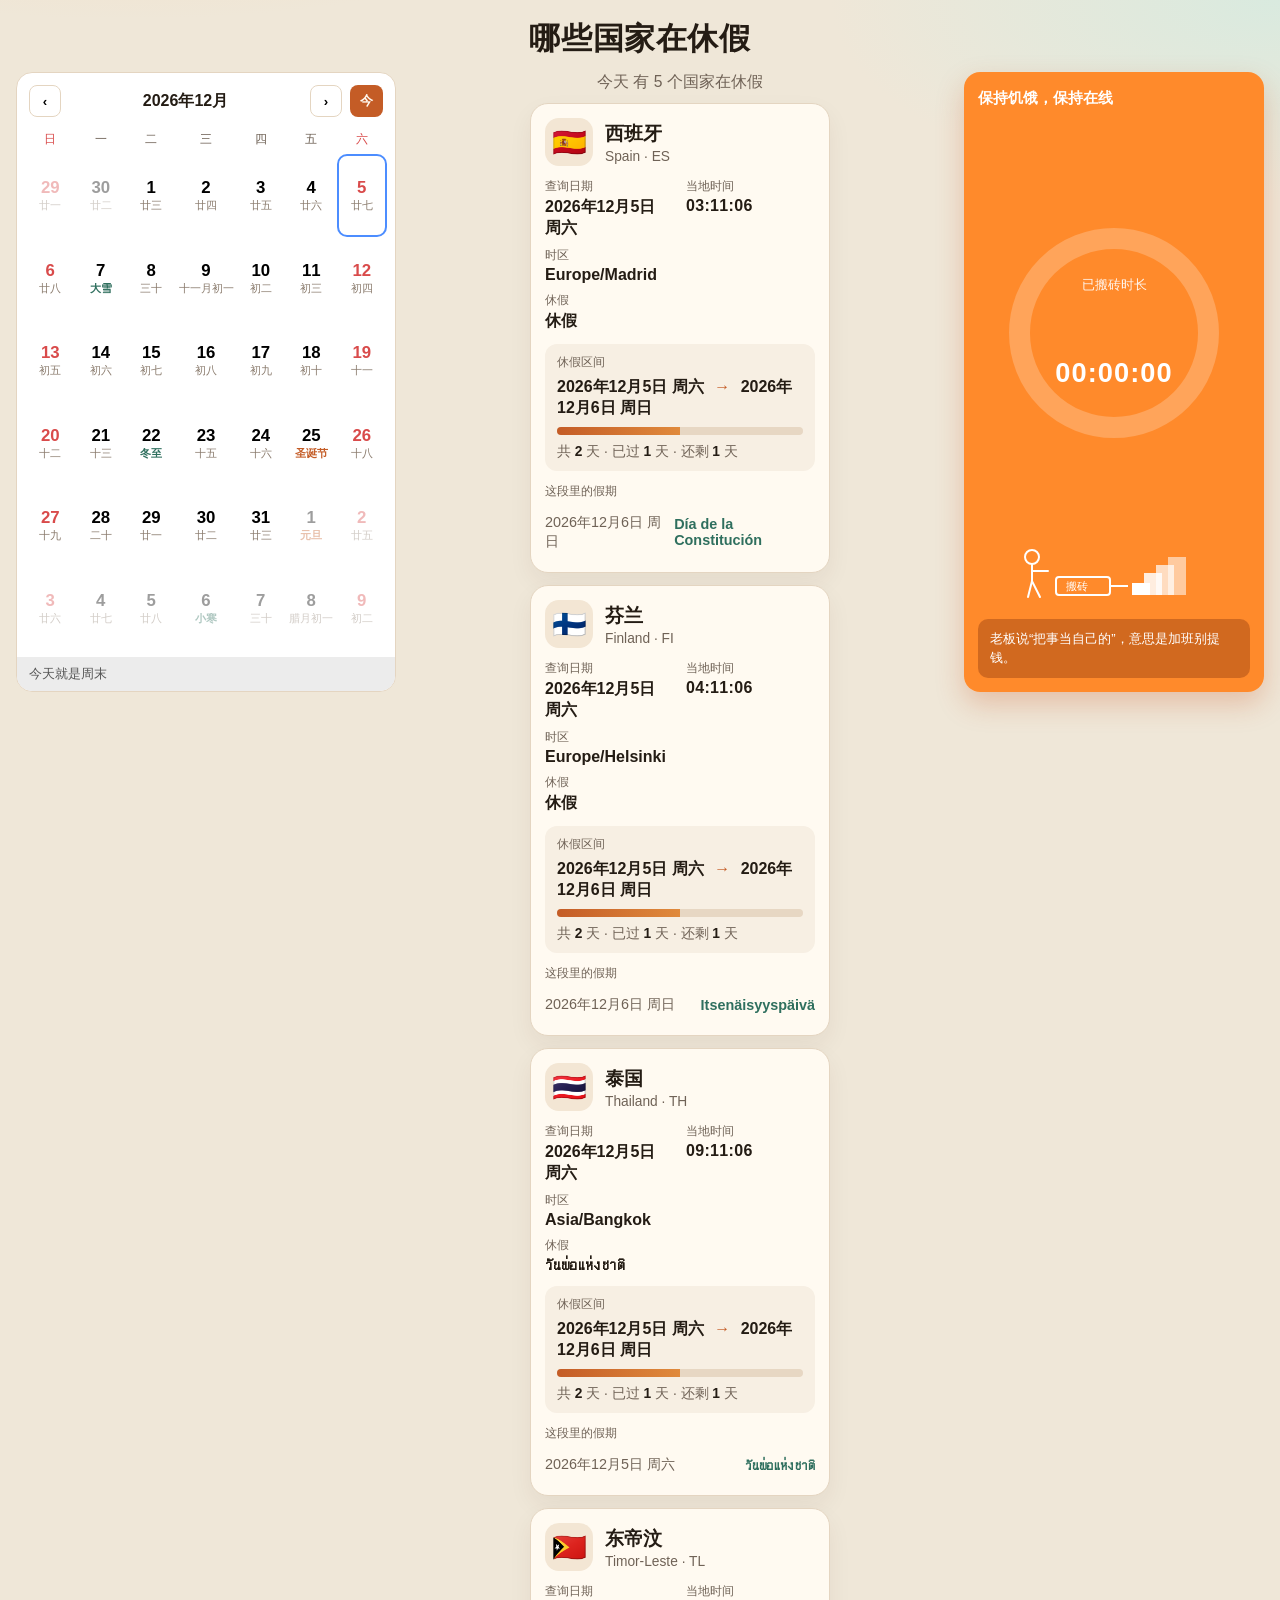
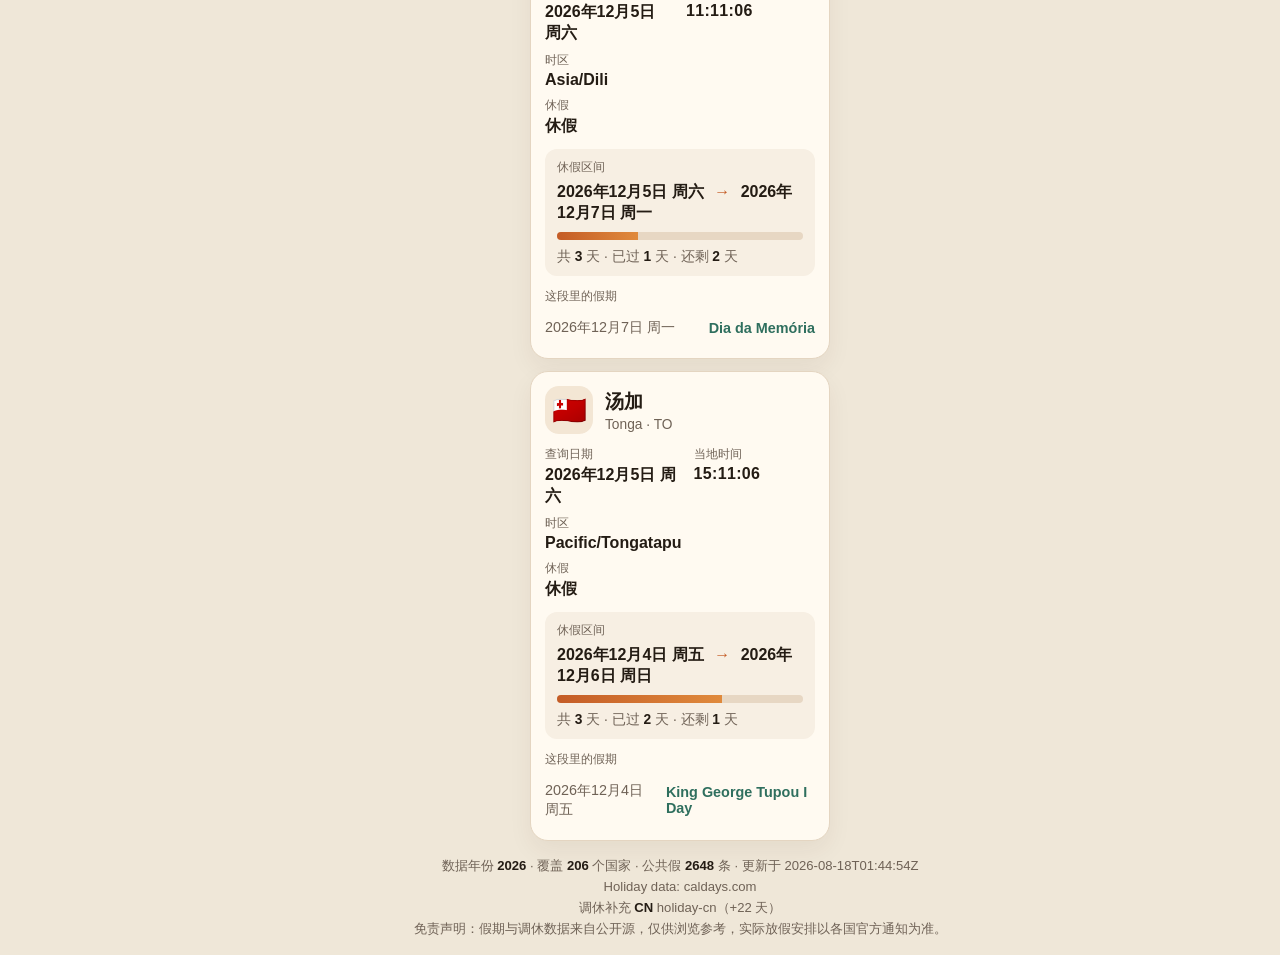
<file: web/index.html>
<!doctype html>
<html lang="zh-CN">
  <head>
    <meta charset="utf-8" />
    <meta name="viewport" content="width=device-width, initial-scale=1" />
    <title>今天谁在休假 · 砖历</title>
    <style>
      :root {
        --bg: #efe7d8;
        --ink: #241c14;
        --muted: #6f6256;
        --paper: #fffaf1;
        --line: #e4d5c1;
        --accent: #c45c26;
        --accent-2: #2f6f5e;
        --cal-w: 380px;
        --cal-h: 620px;
        --work-w: 300px;
        --work-h: 620px;
        --side-gap: 16px;
        --side-top: 72px;
        --card-w: 300px;
        --card-h: 360px;
        --card-gap: 12px;
        --weekend: #d94b4b;
      }
      * { box-sizing: border-box; }
      html, body { min-height: 100%; }
      body {
        margin: 0;
        color: var(--ink);
        font-family: "Segoe UI", "PingFang SC", "Microsoft YaHei", sans-serif;
        background:
          radial-gradient(1200px 500px at 10% -10%, #f7d9b8 0%, transparent 55%),
          radial-gradient(900px 400px at 100% 0%, #d9eadf 0%, transparent 50%),
          var(--bg);
      }
      .page {
        min-height: 100vh;
        display: flex;
        flex-direction: column;
      }
      .hero {
        flex: 0 0 auto;
        padding: 18px 20px 12px;
        text-align: center;
      }
      h1 { margin: 0; font-size: clamp(1.5rem, 2.4vw, 2.1rem); letter-spacing: 0.02em; }
      #status, #meta { color: var(--muted); }
      #status { margin: 0 0 10px; font-size: 0.98rem; text-align: center; }
      .board {
        flex: 1 1 auto;
        width: 100%;
        padding: 0 calc(var(--side-gap) + var(--work-w) + 14px) 0 calc(var(--side-gap) + var(--cal-w) + 14px);
      }
      .col-cal,
      .col-work {
        position: fixed;
        top: var(--side-top);
        z-index: 3;
        display: flex;
        flex-direction: column;
      }
      .col-cal {
        left: var(--side-gap);
        width: var(--cal-w);
        height: var(--cal-h);
      }
      .col-work {
        right: var(--side-gap);
        width: var(--work-w);
        height: var(--work-h);
      }
      .col-list {
        min-width: 0;
        width: 100%;
        display: flex;
        flex-direction: column;
        align-items: center;
      }
      #status {
        width: var(--list-w, 100%);
      }
      #list {
        width: var(--list-w, 100%);
        margin: 0 auto;
        display: grid;
        grid-template-columns: repeat(auto-fill, var(--card-w));
        grid-auto-rows: minmax(var(--card-h), auto);
        gap: var(--card-gap);
        align-content: start;
        justify-content: center;
      }
      .cal-panel {
        flex: 1;
        min-height: 0;
        background: #fff;
        border-radius: 16px;
        border: 1px solid var(--line);
        display: flex;
        flex-direction: column;
        overflow: hidden;
      }
      .cal-head {
        display: flex;
        align-items: center;
        gap: 8px;
        padding: 12px 12px 8px;
      }
      .cal-head button {
        border: 1px solid var(--line);
        background: #fff;
        width: 32px;
        height: 32px;
        border-radius: 8px;
        cursor: pointer;
        font-weight: 700;
      }
      .cal-title { flex: 1; text-align: center; font-weight: 750; }
      .cal-today {
        border: 0 !important;
        background: var(--accent) !important;
        color: #fffaf1;
        width: auto !important;
        padding: 0 10px;
        border-radius: 8px;
      }
      .cal-grid {
        flex: 1;
        display: grid;
        grid-template-columns: repeat(7, 1fr);
        grid-template-rows: auto repeat(6, 1fr);
        padding: 0 8px 8px;
        min-height: 0;
      }
      .cal-dow {
        text-align: center;
        font-size: 0.78rem;
        color: var(--muted);
        padding: 6px 0;
      }
      .cal-dow.wk { color: var(--weekend); }
      .cal-cell {
        border: 0;
        background: transparent;
        border-radius: 10px;
        padding: 4px 2px;
        cursor: pointer;
        min-height: 0;
        display: flex;
        flex-direction: column;
        align-items: center;
        justify-content: center;
        gap: 2px;
      }
      .cal-cell .n { font-size: 1.05rem; font-weight: 650; }
      .cal-cell .sub {
        font-size: 0.68rem;
        color: var(--muted);
        line-height: 1.1;
        max-width: 100%;
        overflow: hidden;
        text-overflow: ellipsis;
        white-space: nowrap;
      }
      .cal-cell.out { opacity: 0.38; }
      .cal-cell.wk .n, .cal-cell.wk .sub { color: var(--weekend); }
      .cal-cell.fest .sub { color: var(--accent); font-weight: 700; }
      .cal-cell.term .sub { color: var(--accent-2); font-weight: 700; }
      .cal-cell.lunar .sub { color: #8a7b6d; }
      .cal-cell.selected {
        box-shadow: inset 0 0 0 2px #4c8dff;
      }
      .cal-foot {
        background: #ececec;
        color: #555;
        font-size: 0.82rem;
        padding: 8px 12px;
      }
      .work-panel {
        --work-top: #ff8a2b;
        --work-mid: #ff6a1f;
        --work-bottom: #f04d18;
        flex: 1;
        min-height: 0;
        border-radius: 16px;
        background: linear-gradient(
          180deg,
          var(--work-top) 0%,
          var(--work-mid) 42%,
          var(--work-bottom) 100%
        );
        color: #fff;
        padding: 16px 14px 14px;
        display: flex;
        flex-direction: column;
        box-shadow: 0 12px 28px rgba(200, 70, 20, 0.25);
        transition: background 0.8s ease;
      }
      .work-slogan {
        margin: 0;
        font-size: 0.92rem;
        font-weight: 700;
        line-height: 1.45;
        min-height: 2.7em;
      }
      .work-slogan.swap {
        animation: quote-swap 0.45s ease;
      }
      .work-ring-wrap {
        flex: 1;
        display: grid;
        place-items: center;
        min-height: 160px;
      }
      .work-overtime {
        --over-pct: 0%;
        position: relative;
        width: 246px;
        height: 246px;
        display: grid;
        place-items: center;
        background: transparent;
      }
      .work-over-svg,
      .work-ring-svg {
        position: absolute;
        inset: 0;
        width: 100%;
        height: 100%;
        overflow: visible;
        pointer-events: none;
        shape-rendering: geometricPrecision;
      }
      .work-over-track,
      .work-over-progress {
        fill: none;
        stroke-width: 18;
        stroke-linecap: butt;
      }
      .work-over-track { stroke: transparent; }
      .work-overtime.on .work-over-track { stroke: rgba(40, 6, 4, 0.32); }
      .work-over-progress { stroke: #8a120c; }
      .work-ring {
        --work-core-top: #ff7a24;
        --work-core-bottom: #ff5c16;
        position: relative;
        width: 210px;
        height: 210px;
        display: grid;
        place-items: center;
        background: transparent;
      }
      .work-ring-track,
      .work-ring-progress {
        fill: none;
        stroke-width: 21;
        stroke-linecap: butt;
      }
      .work-ring-track { stroke: rgba(255,255,255,0.22); }
      .work-ring-progress { stroke: #fff; }
      .work-ring-core {
        width: 168px;
        height: 168px;
        border-radius: 50%;
        background: linear-gradient(180deg, var(--work-core-top), var(--work-core-bottom));
        display: grid;
        place-items: center;
        text-align: center;
        transition: background 0.8s ease;
      }
      .work-ring small { display: block; opacity: 0.92; font-size: 0.8rem; }
      .work-ring b {
        display: block;
        margin-top: 6px;
        font-size: 1.7rem;
        font-variant-numeric: tabular-nums;
        letter-spacing: 0.04em;
      }
      .work-art { height: 72px; display: grid; place-items: center; overflow: visible; }
      .work-art svg { overflow: visible; }
      .work-art .work-mover,
      .work-art .work-cart,
      .work-art .brick {
        transform-box: fill-box;
      }
      .work-art .work-mover {
        transform-origin: 28px 54px;
        animation: work-push 1.2s ease-in-out infinite;
      }
      .work-art .work-cart {
        transform-origin: left center;
        animation: work-cart 1.2s ease-in-out infinite;
      }
      .work-art .brick {
        transform-origin: center bottom;
        animation: work-brick 4.8s ease-in-out infinite;
      }
      .work-art .brick:nth-child(1) { animation-delay: 0s; }
      .work-art .brick:nth-child(2) { animation-delay: 0.28s; }
      .work-art .brick:nth-child(3) { animation-delay: 0.56s; }
      .work-art .brick:nth-child(4) { animation-delay: 0.84s; }
      @keyframes work-push {
        0%, 100% { transform: translateX(0) rotate(0deg); }
        35% { transform: translateX(4px) rotate(6deg); }
        55% { transform: translateX(1px) rotate(1deg); }
      }
      @keyframes work-cart {
        0%, 100% { transform: translateX(0); }
        40% { transform: translateX(5px); }
        60% { transform: translateX(2px); }
      }
      @keyframes work-brick {
        0%, 8% { transform: scaleY(0); opacity: 0.15; }
        18%, 72% { transform: scaleY(1); opacity: 1; }
        88%, 100% { transform: scaleY(0); opacity: 0.15; }
      }
      @media (prefers-reduced-motion: reduce) {
        .work-art .work-mover,
        .work-art .work-cart,
        .work-art .brick,
        .work-quote.swap,
        .work-slogan.swap { animation: none; }
      }
      .work-quote {
        margin: 8px 0 0;
        background: rgba(90, 20, 0, 0.28);
        border-radius: 10px;
        padding: 10px 12px;
        font-size: 0.82rem;
        line-height: 1.5;
        min-height: 3.2em;
      }
      .work-quote.swap {
        animation: quote-swap 0.45s ease;
      }
      @keyframes quote-swap {
        from { opacity: 0.2; transform: translateY(4px); }
        to { opacity: 1; transform: translateY(0); }
      }
      .card {
        width: var(--card-w);
        min-height: var(--card-h);
        background: var(--paper);
        border: 1px solid var(--line);
        border-radius: 18px;
        padding: 14px;
        box-shadow: 0 10px 24px rgba(70, 42, 20, 0.06);
      }
      .card-head { display: flex; gap: 12px; align-items: center; margin-bottom: 12px; }
      .flag {
        width: 48px; height: 48px; border-radius: 14px;
        display: grid; place-items: center;
        background: #f3e6d4; font-size: 28px;
      }
      .card-head h2 { margin: 0; font-size: 1.2rem; }
      .en { margin: 2px 0 0; color: var(--muted); font-size: 0.86rem; }
      .facts {
        display: grid;
        grid-template-columns: 1fr 1fr;
        gap: 8px 12px;
        margin: 0 0 12px;
      }
      .facts div:last-child { grid-column: 1 / -1; }
      dt { color: var(--muted); font-size: 0.75rem; }
      dd { margin: 2px 0 0; font-weight: 650; }
      .local-clock { font-variant-numeric: tabular-nums; letter-spacing: 0.02em; }
      .span-block {
        background: #f7efe3;
        border-radius: 12px;
        padding: 10px 12px;
        margin-bottom: 12px;
      }
      .span-title { font-size: 0.75rem; color: var(--muted); margin-bottom: 6px; }
      .span-range { font-weight: 700; margin-bottom: 8px; }
      .span-range span { color: var(--accent); padding: 0 6px; }
      .meter {
        height: 8px; background: #e7d7c3; border-radius: 99px; overflow: hidden;
      }
      .meter i {
        display: block; height: 100%; background: linear-gradient(90deg, var(--accent), #e08a3c);
      }
      .span-meta { margin-top: 8px; color: var(--muted); font-size: 0.86rem; }
      .span-meta b { color: var(--ink); }
      .holiday-list { list-style: none; padding: 0; margin: 0; }
      .holiday-list li {
        display: flex; justify-content: space-between; gap: 8px; align-items: center;
        padding: 7px 0; border-bottom: 1px dashed var(--line);
        font-size: 0.9rem;
      }
      .holiday-list li:last-child { border-bottom: 0; }
      .chip-date { color: var(--muted); }
      .chip-name { font-weight: 650; color: var(--accent-2); }
      .chip-reason {
        flex: 0 0 auto;
        font-size: 0.72rem;
        font-weight: 700;
        color: #fffaf1;
        background: var(--accent);
        border-radius: 999px;
        padding: 2px 8px;
      }
      .empty-holidays { margin: 0; color: var(--muted); font-size: 0.88rem; }
      .site-foot {
        flex: 0 0 auto;
        padding: 14px calc(var(--side-gap) + var(--work-w) + 14px) 16px calc(var(--side-gap) + var(--cal-w) + 14px);
        font-size: 0.82rem;
        line-height: 1.6;
        color: var(--muted);
        text-align: center;
      }
      .site-foot b { color: var(--ink); }
      @media (max-width: 1080px) {
        .col-cal, .col-work {
          position: static;
          width: 100%;
          height: var(--cal-h);
        }
        .board, .site-foot {
          padding-left: 16px;
          padding-right: 16px;
        }
      }
    </style>
  </head>
  <body>
    <div class="page">
      <header class="hero">
        <h1>哪些国家在休假</h1>
        <input id="queryDate" type="date" hidden />
      </header>
      <div class="board">
        <aside class="col-cal">
          <div class="cal-panel">
            <div class="cal-head">
              <button id="calPrev" type="button" aria-label="上一月">‹</button>
              <div class="cal-title" id="calTitle">—</div>
              <button id="calNext" type="button" aria-label="下一月">›</button>
              <button id="todayBtn" class="cal-today" type="button">今</button>
            </div>
            <div class="cal-grid" id="calGrid"></div>
            <div class="cal-foot" id="calFoot">—</div>
          </div>
        </aside>
        <section class="col-list">
          <p id="status">正在读取假期数据…</p>
          <div id="list"></div>
        </section>
        <aside class="col-work">
          <div class="work-panel">
            <p class="work-slogan" id="workSlogan">努力奋斗，为公司创造价值</p>
            <div class="work-ring-wrap">
              <div class="work-overtime" id="workOvertime">
                <svg class="work-over-svg" viewBox="0 0 246 246" aria-hidden="true">
                  <circle class="work-over-track" cx="123" cy="123" r="114" />
                  <circle class="work-over-progress" id="workOverArc" cx="123" cy="123" r="114" transform="rotate(-90 123 123)" stroke-dasharray="0 717" />
                </svg>
                <div class="work-ring" id="workRing">
                  <svg class="work-ring-svg" viewBox="0 0 210 210" aria-hidden="true">
                    <circle class="work-ring-track" cx="105" cy="105" r="94.5" />
                    <circle class="work-ring-progress" id="workRingArc" cx="105" cy="105" r="94.5" transform="rotate(-90 105 105)" stroke-dasharray="0 594" />
                  </svg>
                  <div class="work-ring-core">
                    <small>已搬砖时长</small>
                    <b id="workTimer">00:00:00</b>
                  </div>
                </div>
              </div>
            </div>
            <div class="work-art" aria-hidden="true">
              <svg width="220" height="64" viewBox="0 0 220 64" fill="none">
                <g class="work-mover">
                  <circle cx="28" cy="14" r="7" stroke="#fff" stroke-width="2"/>
                  <path d="M28 22v16M28 28h16M24 54l4-16 8 16" stroke="#fff" stroke-width="2" stroke-linecap="round"/>
                </g>
                <g class="work-cart">
                  <rect x="52" y="34" width="54" height="18" rx="3" stroke="#fff" stroke-width="2"/>
                  <text x="62" y="47" fill="#fff" font-size="11">搬砖</text>
                  <path d="M106 43h18" stroke="#fff" stroke-width="2"/>
                </g>
                <g class="work-stack">
                  <rect class="brick" x="128" y="40" width="18" height="12" fill="#fff"/>
                  <rect class="brick" x="140" y="30" width="18" height="22" fill="#fff" opacity="0.85"/>
                  <rect class="brick" x="152" y="22" width="18" height="30" fill="#fff" opacity="0.7"/>
                  <rect class="brick" x="164" y="14" width="18" height="38" fill="#fff" opacity="0.55"/>
                </g>
              </svg>
            </div>
            <p class="work-quote" id="workQuote">老板说“格局打开”，意思是少要钱多干活。</p>
          </div>
        </aside>
      </div>
      <footer class="site-foot" id="meta"></footer>
    </div>
    <script src="./zh-names.js"></script>
    <script src="./holiday.js"></script>
    <script src="./work-copy.js"></script>
    <script src="./app.js"></script>
  </body>
</html>
</file>
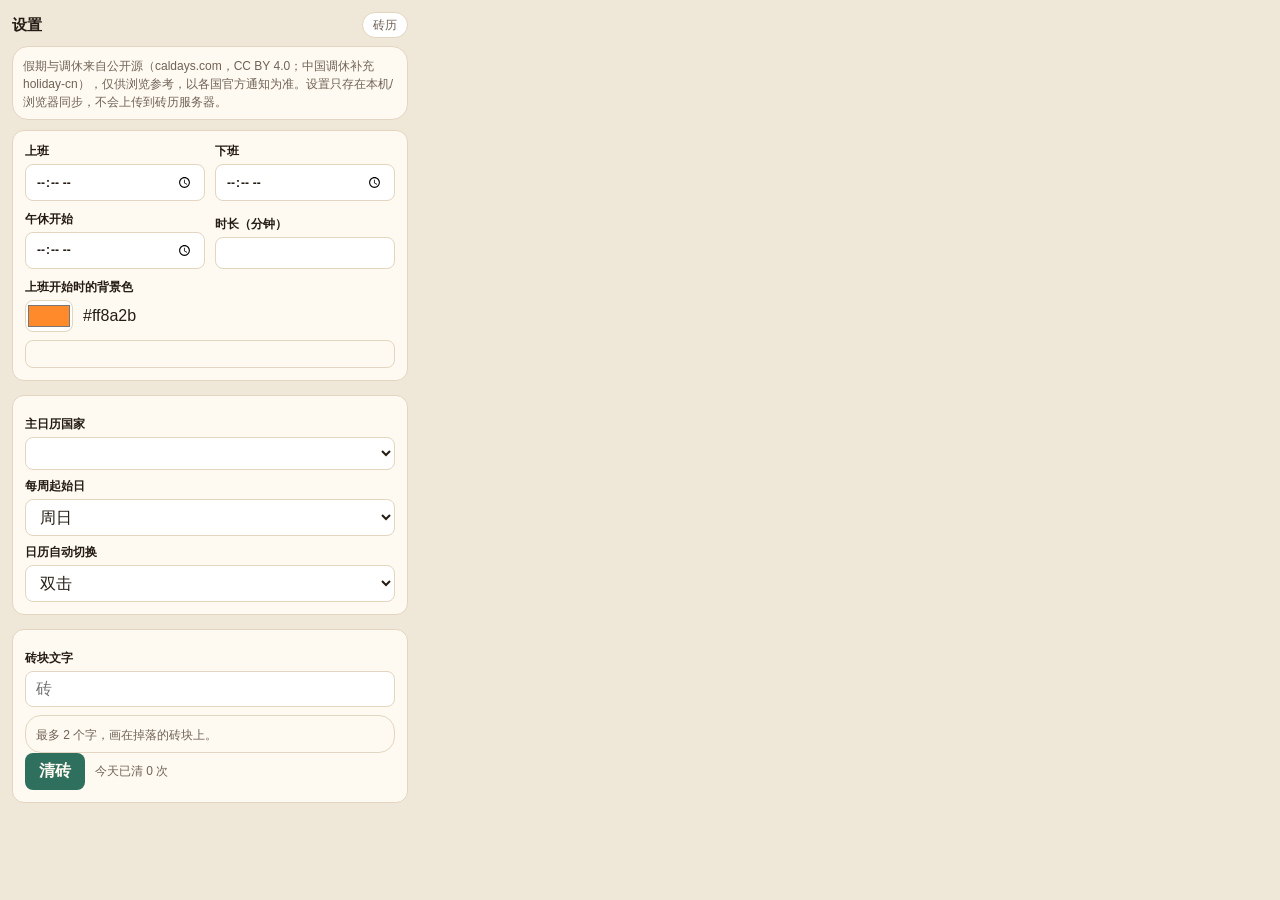
<file: extension/options.html>
<!doctype html>
<html lang="zh-CN">
  <head>
    <meta charset="utf-8" />
    <title>砖历 · 设置</title>
    <link rel="stylesheet" href="popup.css" />
    <link rel="stylesheet" href="options.css" />
  </head>
  <body class="options-page">
    <header class="popup-head">
      <b>设置</b>
      <span class="home-chip">砖历</span>
    </header>
    <p class="hint">假期与调休来自公开源（caldays.com，CC BY 4.0；中国调休补充 holiday-cn），仅供浏览参考，以各国官方通知为准。设置只存在本机/浏览器同步，不会上传到砖历服务器。</p>
    <section class="opt-block">
      <div class="opt-inline">
        <label class="opt-field" for="workStart">
          上班
          <input id="workStart" type="time" />
        </label>
        <label class="opt-field" for="workEnd">
          下班
          <input id="workEnd" type="time" />
        </label>
      </div>
      <div class="opt-inline">
        <label class="opt-field" for="lunchStart">
          午休开始
          <input id="lunchStart" type="time" />
        </label>
        <label class="opt-field" for="lunchMinutes">
          时长（分钟）
          <input id="lunchMinutes" type="number" min="0" max="240" step="15" />
        </label>
      </div>
      <label for="workColor">上班开始时的背景色</label>
      <div class="color-row">
        <input id="workColor" type="color" value="#ff8a2b" />
        <span id="workColorText">#ff8a2b</span>
      </div>
      <div class="color-preview" id="colorPreview" aria-hidden="true"></div>
    </section>
    <section class="opt-block">
      <label for="homeSelect">主日历国家</label>
      <select id="homeSelect"></select>
      <label for="weekStart">每周起始日</label>
      <select id="weekStart">
        <option value="sun">周日</option>
        <option value="mon">周一</option>
      </select>
      <label for="monthSwitch">日历自动切换</label>
      <select id="monthSwitch">
        <option value="dblclick">双击</option>
        <option value="click">单击</option>
      </select>
    </section>
    <section class="opt-block">
      <label for="brickLabel">砖块文字</label>
      <input id="brickLabel" type="text" maxlength="4" placeholder="砖" />
      <p class="hint tight">最多 2 个字，画在掉落的砖块上。</p>
      <div class="clear-row">
        <button type="button" id="clearBricks">清砖</button>
        <span class="clear-stat" id="clearStat">今天已清 0 次</span>
      </div>
    </section>
    <p class="save-msg" id="saveMsg" hidden>已保存</p>
    <script src="zh-names.js"></script>
    <script src="holiday.js"></script>
    <script src="work-copy.js"></script>
    <script src="brick-fall.js"></script>
    <script src="options.js"></script>
  </body>
</html>
</file>
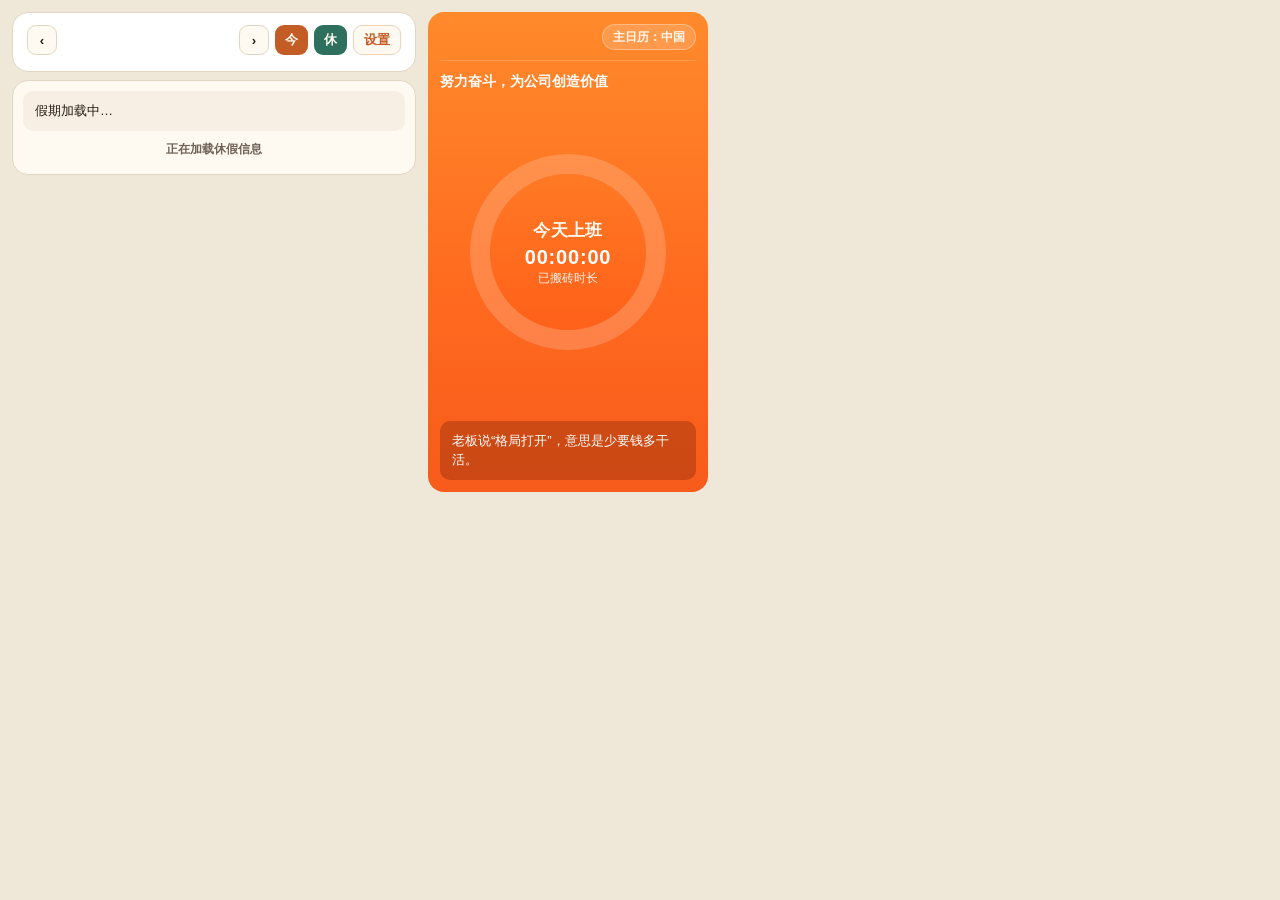
<file: extension/popup.html>
<!doctype html>
<html lang="zh-CN">
  <head>
    <meta charset="utf-8" />
    <link rel="stylesheet" href="popup.css" />
  </head>
  <body>
    <div class="board">
      <div class="main">
        <p id="yearNote" hidden></p>
        <section class="cal">
          <div class="cal-nav">
            <button type="button" id="calPrev">‹</button>
            <div class="t" id="calTitle"></div>
            <button type="button" id="calNext">›</button>
            <button type="button" id="calToday">今</button>
            <div class="rest-wrap">
              <button type="button" id="calRest" aria-expanded="false" aria-haspopup="true">休</button>
              <div class="rest-menu" id="restMenu" hidden></div>
            </div>
            <button type="button" id="setBtn">设置</button>
          </div>
          <div class="grid" id="calGrid"></div>
        </section>
        <section class="hint">
          <p class="next-holidays" id="nextHolidays">假期加载中…</p>
          <h2 id="worldTitle">正在加载休假信息</h2>
          <div class="world-scroll" id="worldList"></div>
          <button type="button" class="more-btn" id="worldMore" hidden>更多</button>
        </section>
      </div>
      <aside class="work-rail" id="workRail">
        <div class="work-panel" id="workPanel">
          <canvas class="brick-layer" id="brickCanvas" aria-hidden="true"></canvas>
          <div class="work-panel-ui">
          <section class="day-head">
            <div class="day-when">
              <div class="k" id="heroDate"></div>
              <div class="hero-lunar" id="heroLunar" hidden></div>
            </div>
            <span class="home-chip" id="homeChip">主日历：中国</span>
          </section>
          <p class="work-slogan" id="workSlogan">努力奋斗，为公司创造价值</p>
          <div class="work-ring-wrap">
            <div class="work-overtime" id="workOvertime">
              <svg class="work-over-svg" viewBox="0 0 228 228" aria-hidden="true">
                <circle class="work-over-track" cx="114" cy="114" r="106" />
                <circle class="work-over-progress" id="workOverArc" cx="114" cy="114" r="106" transform="rotate(-90 114 114)" stroke-dasharray="0 666" />
              </svg>
              <div class="work-ring" id="workRing">
                <svg class="work-ring-svg" viewBox="0 0 196 196" aria-hidden="true">
                  <circle class="work-ring-track" cx="98" cy="98" r="88" />
                  <circle class="work-ring-progress" id="workRingArc" cx="98" cy="98" r="88" transform="rotate(-90 98 98)" stroke-dasharray="0 553" />
                </svg>
                <div class="work-ring-core">
                  <strong class="ring-status" id="heroStatus">今天上班</strong>
                  <b id="workTimer">00:00:00</b>
                  <small id="workLabel">已搬砖时长</small>
                </div>
              </div>
            </div>
          </div>
          <p class="work-quote" id="workQuote">老板说“格局打开”，意思是少要钱多干活。</p>
          </div>
        </div>
      </aside>
    </div>
    <div class="day-tip" id="dayTip" hidden aria-hidden="true"></div>
    <div class="world-layer" id="worldLayer" hidden>
      <div class="world-sheet" id="worldSheet" role="dialog" aria-modal="true">
        <div class="world-sheet-head" id="worldSheetTitle">休假国家</div>
        <div class="world-sheet-list" id="worldSheetList"></div>
      </div>
    </div>
    <script src="zh-names.js"></script>
    <script src="holiday.js"></script>
    <script src="work-copy.js"></script>
    <script src="brick-fall.js"></script>
    <script src="popup.js"></script>
  </body>
</html>
</file>
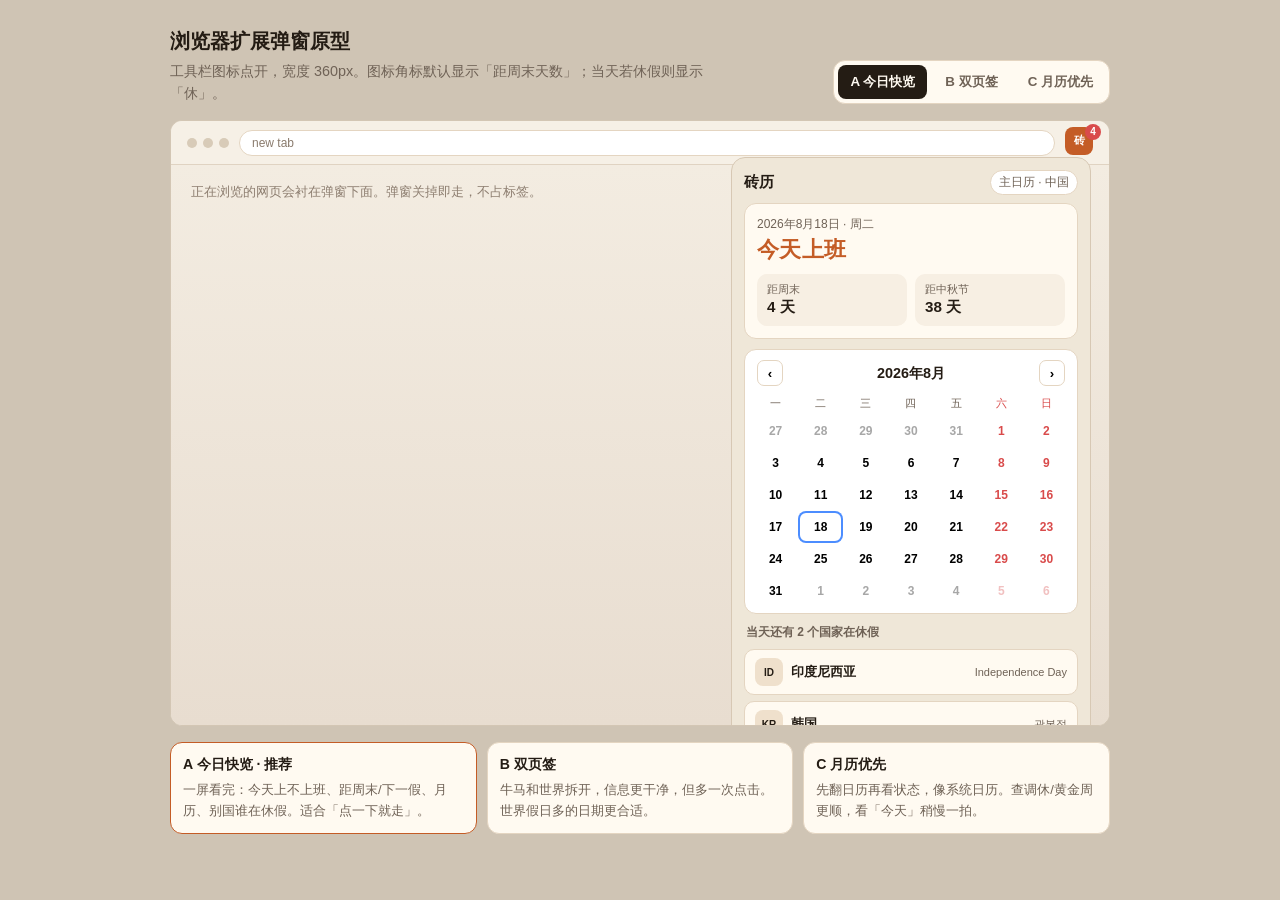
<file: web/ext-popup-prototype.html>
<!doctype html>
<html lang="zh-CN">
  <head>
    <meta charset="utf-8" />
    <meta name="viewport" content="width=device-width, initial-scale=1" />
    <title>砖历 · 扩展弹窗原型</title>
    <style>
      :root {
        --bg: #efe7d8;
        --ink: #241c14;
        --muted: #6f6256;
        --paper: #fffaf1;
        --line: #e4d5c1;
        --accent: #c45c26;
        --accent-2: #2f6f5e;
        --weekend: #d94b4b;
        --work: #c45c26;
        --rest: #2f6f5e;
        --chrome: #3c3c3c;
        --popup-w: 360px;
      }
      * { box-sizing: border-box; }
      html, body { margin: 0; min-height: 100%; }
      body {
        color: var(--ink);
        font-family: "Segoe UI", "PingFang SC", "Microsoft YaHei", sans-serif;
        background: #cfc4b4;
      }
      .stage {
        max-width: 980px;
        margin: 0 auto;
        padding: 28px 20px 48px;
      }
      .intro {
        display: flex;
        justify-content: space-between;
        align-items: flex-end;
        gap: 16px;
        margin-bottom: 16px;
      }
      .intro h1 {
        margin: 0 0 6px;
        font-size: 1.25rem;
      }
      .intro p {
        margin: 0;
        color: var(--muted);
        font-size: 0.9rem;
        line-height: 1.5;
        max-width: 560px;
      }
      .scheme-switch {
        display: flex;
        gap: 6px;
        background: #fffaf1;
        padding: 4px;
        border-radius: 12px;
        border: 1px solid var(--line);
      }
      .scheme-switch button {
        border: 0;
        background: transparent;
        padding: 8px 12px;
        border-radius: 8px;
        cursor: pointer;
        font-weight: 650;
        color: var(--muted);
      }
      .scheme-switch button.on {
        background: var(--ink);
        color: #fffaf1;
      }
      .browser {
        background: #ece6db;
        border-radius: 12px;
        border: 1px solid #d3c6b4;
        overflow: hidden;
      }
      .toolbar {
        height: 44px;
        background: #f6f0e6;
        border-bottom: 1px solid #e0d3c2;
        display: flex;
        align-items: center;
        padding: 0 12px 0 16px;
        gap: 10px;
      }
      .dots { display: flex; gap: 6px; }
      .dots i { width: 10px; height: 10px; border-radius: 50%; background: #d8cbb8; display: block; }
      .omnibox {
        flex: 1;
        height: 26px;
        border-radius: 13px;
        background: #fff;
        border: 1px solid #e4d5c1;
        color: #8a7b6d;
        font-size: 12px;
        display: flex;
        align-items: center;
        padding: 0 12px;
      }
      .ext-slot {
        position: relative;
        width: 32px;
        height: 32px;
      }
      .ext-icon {
        width: 28px;
        height: 28px;
        border-radius: 8px;
        background: var(--accent);
        color: #fff;
        display: grid;
        place-items: center;
        font-size: 11px;
        font-weight: 800;
        cursor: pointer;
        border: 0;
      }
      .badge {
        position: absolute;
        top: -3px;
        right: -4px;
        min-width: 16px;
        height: 16px;
        padding: 0 4px;
        border-radius: 99px;
        background: #d94b4b;
        color: #fff;
        font-size: 10px;
        font-weight: 800;
        display: grid;
        place-items: center;
      }
      .page-fake {
        min-height: 560px;
        background: linear-gradient(#f3ece1, #e8ddd0);
        padding: 18px 20px;
        color: #8d7e70;
        font-size: 13px;
      }
      .popup-wrap {
        position: relative;
        height: 0;
      }
      .popup {
        position: absolute;
        top: -8px;
        right: 18px;
        width: var(--popup-w);
        background: var(--bg);
        border: 1px solid #d7c8b4;
        border-radius: 14px;
        overflow: hidden;
        z-index: 2;
      }
      .popup-head {
        display: flex;
        align-items: center;
        justify-content: space-between;
        padding: 12px 12px 8px;
      }
      .popup-head b { font-size: 0.95rem; }
      .home-chip {
        font-size: 12px;
        background: #fff;
        border: 1px solid var(--line);
        border-radius: 99px;
        padding: 3px 8px;
        color: var(--muted);
      }
      .hero {
        margin: 0 12px 10px;
        background: var(--paper);
        border: 1px solid var(--line);
        border-radius: 12px;
        padding: 12px;
      }
      .hero .k { font-size: 12px; color: var(--muted); }
      .hero .v {
        margin-top: 2px;
        font-size: 1.35rem;
        font-weight: 800;
        letter-spacing: 0.02em;
      }
      .hero.rest .v { color: var(--rest); }
      .hero.work .v { color: var(--work); }
      .chips {
        display: grid;
        grid-template-columns: 1fr 1fr;
        gap: 8px;
        margin-top: 10px;
      }
      .chip {
        background: #f7efe3;
        border-radius: 10px;
        padding: 8px 10px;
      }
      .chip small { display: block; color: var(--muted); font-size: 11px; }
      .chip b { font-size: 0.95rem; }
      .cal {
        margin: 0 12px 10px;
        background: #fff;
        border: 1px solid var(--line);
        border-radius: 12px;
        padding: 8px 8px 6px;
      }
      .cal-nav {
        display: flex;
        align-items: center;
        gap: 6px;
        padding: 2px 4px 6px;
      }
      .cal-nav button {
        width: 26px;
        height: 26px;
        border: 1px solid var(--line);
        background: #fff;
        border-radius: 7px;
        cursor: pointer;
        font-weight: 700;
      }
      .cal-nav .t { flex: 1; text-align: center; font-weight: 750; font-size: 0.9rem; }
      .grid {
        display: grid;
        grid-template-columns: repeat(7, 1fr);
      }
      .dow, .cell {
        text-align: center;
        font-size: 11px;
        padding: 4px 0;
      }
      .dow { color: var(--muted); }
      .dow.wk, .cell.wk { color: var(--weekend); }
      .cell {
        border: 0;
        background: transparent;
        border-radius: 8px;
        cursor: pointer;
        min-height: 32px;
        display: flex;
        flex-direction: column;
        align-items: center;
        justify-content: center;
        gap: 1px;
      }
      .cell .n { font-size: 12px; font-weight: 650; }
      .cell .s { font-size: 9px; color: var(--muted); line-height: 1; }
      .cell.out { opacity: 0.34; }
      .cell.fest .s { color: var(--accent); font-weight: 700; }
      .cell.shift { background: #f6e4d4; }
      .cell.shift .s { color: var(--accent); }
      .cell.on { box-shadow: inset 0 0 0 2px #4c8dff; }
      .world {
        margin: 0 12px 10px;
      }
      .world h2 {
        margin: 0 2px 8px;
        font-size: 12px;
        color: var(--muted);
        font-weight: 650;
      }
      .row {
        display: flex;
        gap: 8px;
        align-items: center;
        background: var(--paper);
        border: 1px solid var(--line);
        border-radius: 10px;
        padding: 8px 10px;
        margin-bottom: 6px;
      }
      .flag {
        width: 28px;
        height: 28px;
        border-radius: 8px;
        background: #efe0cc;
        display: grid;
        place-items: center;
        font-size: 10px;
        font-weight: 800;
      }
      .row .name { flex: 1; font-size: 13px; font-weight: 700; }
      .row .meta { font-size: 11px; color: var(--muted); }
      .foot {
        display: flex;
        justify-content: space-between;
        align-items: center;
        padding: 8px 12px 10px;
        font-size: 11px;
        color: var(--muted);
      }
      .foot button {
        border: 0;
        background: transparent;
        color: var(--accent);
        cursor: pointer;
        font-weight: 700;
      }
      .tabs {
        display: grid;
        grid-template-columns: 1fr 1fr;
        gap: 6px;
        margin: 0 12px 10px;
      }
      .tabs button {
        border: 1px solid var(--line);
        background: #fff;
        border-radius: 9px;
        padding: 7px;
        cursor: pointer;
        font-weight: 700;
      }
      .tabs button.on {
        background: var(--ink);
        color: #fffaf1;
        border-color: var(--ink);
      }
      .notes {
        margin-top: 16px;
        display: grid;
        grid-template-columns: 1fr 1fr 1fr;
        gap: 10px;
      }
      .notes article {
        background: #fffaf1;
        border: 1px solid var(--line);
        border-radius: 12px;
        padding: 12px;
      }
      .notes h3 { margin: 0 0 6px; font-size: 0.88rem; }
      .notes p { margin: 0; color: var(--muted); font-size: 0.82rem; line-height: 1.55; }
      .notes .rec { border-color: var(--accent); }
      .empty {
        margin: 0 12px 16px;
        color: var(--muted);
        font-size: 13px;
      }
      .settings {
        display: none;
        margin: 0 12px 12px;
        background: #fff;
        border: 1px solid var(--line);
        border-radius: 12px;
        padding: 10px;
        font-size: 12px;
      }
      .settings.on { display: block; }
      .settings label { display: block; color: var(--muted); margin: 6px 0 4px; }
      .watch {
        display: flex;
        flex-wrap: wrap;
        gap: 6px;
      }
      .watch span {
        background: #f7efe3;
        border-radius: 99px;
        padding: 3px 8px;
      }
      [data-scheme] { display: none; }
      [data-scheme].show { display: block; }
    </style>
  </head>
  <body>
    <div class="stage">
      <div class="intro">
        <div>
          <h1>浏览器扩展弹窗原型</h1>
          <p>工具栏图标点开，宽度 360px。图标角标默认显示「距周末天数」；当天若休假则显示「休」。</p>
        </div>
        <div class="scheme-switch" id="schemes">
          <button type="button" data-to="a" class="on">A 今日快览</button>
          <button type="button" data-to="b">B 双页签</button>
          <button type="button" data-to="c">C 月历优先</button>
        </div>
      </div>

      <div class="browser">
        <div class="toolbar">
          <div class="dots"><i></i><i></i><i></i></div>
          <div class="omnibox">new tab</div>
          <div class="ext-slot">
            <button class="ext-icon" type="button" title="砖历">砖</button>
            <span class="badge" id="iconBadge">4</span>
          </div>
        </div>
        <div class="popup-wrap">
          <div class="popup">
            <div class="popup-head">
              <b>砖历</b>
              <span class="home-chip">主日历 · 中国</span>
            </div>

            <div data-scheme="a" class="show">
              <div class="hero work" id="heroA">
                <div class="k" id="heroDate">2026年8月18日 · 周二</div>
                <div class="v" id="heroStatus">今天上班</div>
                <div class="chips">
                  <div class="chip"><small>距周末</small><b>4 天</b></div>
                  <div class="chip"><small>距中秋节</small><b>38 天</b></div>
                </div>
              </div>
              <div class="cal" id="calA"></div>
              <div class="world">
                <h2>当天还有 2 个国家在休假</h2>
                <div class="row"><span class="flag">ID</span><span class="name">印度尼西亚</span><span class="meta">Independence Day</span></div>
                <div class="row"><span class="flag">KR</span><span class="name">韩国</span><span class="meta">광복절</span></div>
              </div>
            </div>

            <div data-scheme="b">
              <div class="tabs" id="tabsB">
                <button type="button" class="on" data-tab="cow">牛马</button>
                <button type="button" data-tab="world">世界</button>
              </div>
              <div id="panelCow">
                <div class="hero work">
                  <div class="k">主日历 · 中国 · 当地时间</div>
                  <div class="v">今天上班</div>
                  <div class="chips">
                    <div class="chip"><small>距周末</small><b>4 天</b></div>
                    <div class="chip"><small>下一假</small><b>中秋 38 天</b></div>
                  </div>
                </div>
                <div class="cal" id="calB"></div>
              </div>
              <div id="panelWorld" hidden>
                <div class="world">
                  <h2>2026-08-18 · 2 国休假</h2>
                  <div class="row"><span class="flag">ID</span><span class="name">印度尼西亚</span><span class="meta">Independence Day</span></div>
                  <div class="row"><span class="flag">KR</span><span class="name">韩国</span><span class="meta">광복절</span></div>
                </div>
                <p class="empty">关注国家可在设置里勾选，弹窗只显示关注列表。</p>
              </div>
            </div>

            <div data-scheme="c">
              <div class="cal" id="calC"></div>
              <div class="hero work" style="margin-top:0">
                <div class="k">点选日期后看状态</div>
                <div class="v">8月18日上班</div>
              </div>
              <div class="world">
                <h2>同日别国</h2>
                <div class="row"><span class="flag">ID</span><span class="name">印度尼西亚</span><span class="meta">Independence Day</span></div>
              </div>
            </div>

            <div class="settings" id="settings">
              <label>主日历国家</label>
              <div class="watch"><span>中国 CN</span></div>
              <label>关注的别国（弹窗里优先显示）</label>
              <div class="watch">
                <span>日本</span><span>韩国</span><span>美国</span><span>印尼</span>
              </div>
            </div>
            <div class="foot">
              <span>数据 caldays · 仅供参考</span>
              <button type="button" id="setBtn">设置</button>
            </div>
          </div>
        </div>
        <div class="page-fake">正在浏览的网页会衬在弹窗下面。弹窗关掉即走，不占标签。</div>
      </div>

      <div class="notes">
        <article class="rec">
          <h3>A 今日快览 · 推荐</h3>
          <p>一屏看完：今天上不上班、距周末/下一假、月历、别国谁在休假。适合「点一下就走」。</p>
        </article>
        <article>
          <h3>B 双页签</h3>
          <p>牛马和世界拆开，信息更干净，但多一次点击。世界假日多的日期更合适。</p>
        </article>
        <article>
          <h3>C 月历优先</h3>
          <p>先翻日历再看状态，像系统日历。查调休/黄金周更顺，看「今天」稍慢一拍。</p>
        </article>
      </div>
    </div>
    <script>
      var selected = "2026-08-18";
      var cells = [
        ["07-27", "27", 1, 0], ["07-28", "28", 1, 0], ["07-29", "29", 1, 0],
        ["07-30", "30", 1, 0], ["07-31", "31", 1, 0], ["08-01", "1", 0, 1],
        ["08-02", "2", 0, 1], ["08-03", "3", 0, 0], ["08-04", "4", 0, 0],
        ["08-05", "5", 0, 0], ["08-06", "6", 0, 0], ["08-07", "7", 0, 0],
        ["08-08", "8", 0, 1], ["08-09", "9", 0, 1], ["08-10", "10", 0, 0],
        ["08-11", "11", 0, 0], ["08-12", "12", 0, 0], ["08-13", "13", 0, 0],
        ["08-14", "14", 0, 0], ["08-15", "15", 0, 1], ["08-16", "16", 0, 1],
        ["08-17", "17", 0, 0], ["08-18", "18", 0, 0], ["08-19", "19", 0, 0],
        ["08-20", "20", 0, 0], ["08-21", "21", 0, 0], ["08-22", "22", 0, 1],
        ["08-23", "23", 0, 1], ["08-24", "24", 0, 0], ["08-25", "25", 0, 0],
        ["08-26", "26", 0, 0], ["08-27", "27", 0, 0], ["08-28", "28", 0, 0],
        ["08-29", "29", 0, 1], ["08-30", "30", 0, 1], ["08-31", "31", 0, 0],
        ["09-01", "1", 1, 0], ["09-02", "2", 1, 0], ["09-03", "3", 1, 0],
        ["09-04", "4", 1, 0], ["09-05", "5", 1, 1], ["09-06", "6", 1, 1]
      ];
      var world = {
        "2026-08-15": [["KR", "韩国", "광복절"], ["IN", "印度", "Independence Day"]],
        "2026-08-17": [["CA", "加拿大", "Discovery Day"], ["CO", "哥伦比亚", "Asunción"]],
        "2026-08-18": [["ID", "印度尼西亚", "Independence Day"], ["KR", "韩国", "광복절"]]
      };

      function renderCal(hostId) {
        var host = document.getElementById(hostId);
        if (!host) return;
        var html = '<div class="cal-nav"><button type="button">‹</button><div class="t">2026年8月</div><button type="button">›</button></div>';
        html += '<div class="grid">';
        ["一","二","三","四","五","六","日"].forEach(function (d, i) {
          html += '<div class="dow' + (i >= 5 ? " wk" : "") + '">' + d + "</div>";
        });
        cells.forEach(function (c) {
          var iso = "2026-" + c[0];
          var cls = "cell";
          if (c[2]) cls += " out";
          if (c[3]) cls += " wk";
          if (iso === selected) cls += " on";
          html += '<button class="' + cls + '" data-day="' + iso + '"><span class="n">' + c[1] + "</span></button>";
        });
        html += "</div>";
        host.innerHTML = html;
      }

      function bindCals() {
        document.querySelectorAll(".cal").forEach(function (cal) {
          cal.onclick = function (e) {
            var btn = e.target.closest("[data-day]");
            if (!btn) return;
            selected = btn.getAttribute("data-day");
            renderCal("calA");
            renderCal("calB");
            renderCal("calC");
            bindCals();
          };
        });
      }

      renderCal("calA");
      renderCal("calB");
      renderCal("calC");
      bindCals();

      document.getElementById("schemes").onclick = function (e) {
        var btn = e.target.closest("[data-to]");
        if (!btn) return;
        document.querySelectorAll("#schemes button").forEach(function (b) { b.classList.toggle("on", b === btn); });
        var id = btn.getAttribute("data-to");
        document.querySelectorAll("[data-scheme]").forEach(function (el) {
          el.classList.toggle("show", el.getAttribute("data-scheme") === id);
        });
      };

      document.getElementById("tabsB").onclick = function (e) {
        var btn = e.target.closest("[data-tab]");
        if (!btn) return;
        document.querySelectorAll("#tabsB button").forEach(function (b) { b.classList.toggle("on", b === btn); });
        var tab = btn.getAttribute("data-tab");
        document.getElementById("panelCow").hidden = tab !== "cow";
        document.getElementById("panelWorld").hidden = tab !== "world";
      };

      document.getElementById("setBtn").onclick = function () {
        document.getElementById("settings").classList.toggle("on");
      };
    </script>
  </body>
</html>
</file>
<file: extension/popup.css>
:root {
  --bg: #efe7d8;
  --ink: #241c14;
  --muted: #6f6256;
  --paper: #fffaf1;
  --line: #e4d5c1;
  --accent: #c45c26;
  --work: #c45c26;
  --rest: #2f6f5e;
  --weekend: #d94b4b;
}

* {
  box-sizing: border-box;
}

html,
body {
  margin: 0;
}

body {
  --world-item: 50px;
  --world-gap: 6px;
  --main-w: 428px;
  --work-w: 292px;
  width: calc(var(--main-w) + var(--work-w));
  display: flex;
  flex-direction: column;
  align-items: stretch;
  overflow: hidden;
  color: var(--ink);
  font-family: "Segoe UI", "PingFang SC", "Microsoft YaHei", sans-serif;
  background: var(--bg);
}

.board {
  position: relative;
  width: 100%;
  min-height: 504px;
}

.main {
  position: relative;
  z-index: 1;
  width: var(--main-w);
  display: flex;
  flex-direction: column;
  padding: 12px;
}

.work-rail {
  position: absolute;
  top: 0;
  right: 0;
  bottom: 0;
  width: var(--work-w);
  display: flex;
  padding: 12px 12px 12px 0;
  box-sizing: border-box;
  min-height: 0;
  overflow: hidden;
}

.work-panel {
  --work-top: #ff8a2b;
  --work-mid: #ff6a1f;
  --work-bottom: #f04d18;
  position: relative;
  overflow: hidden;
  height: 100%;
  min-height: 0;
  flex: 1;
  border-radius: 16px;
  background: linear-gradient(
    180deg,
    var(--work-top) 0%,
    var(--work-mid) 42%,
    var(--work-bottom) 100%
  );
  background-size: 100% 140%;
  color: #fff;
  padding: 0;
  display: flex;
  flex-direction: column;
  user-select: none;
  transition: background 0.8s ease;
  animation: work-bg-drift 22s ease-in-out infinite;
}

.brick-layer {
  position: absolute;
  inset: 0;
  z-index: 0;
  width: 100%;
  height: 100%;
  pointer-events: none;
}

.work-panel-ui {
  position: relative;
  z-index: 1;
  height: 100%;
  min-height: 0;
  padding: 12px;
  display: flex;
  flex-direction: column;
}

@keyframes work-bg-drift {
  0%,
  100% {
    background-position: 50% 0%;
  }
  50% {
    background-position: 50% 100%;
  }
}

.work-slogan {
  margin: 0;
  flex: 0 0 auto;
  font-size: 0.88rem;
  font-weight: 700;
  line-height: 1.45;
  max-height: 4.35em;
  overflow: hidden;
}

.work-slogan.swap,
.work-quote.swap {
  animation: quote-swap 0.45s ease;
}

.work-ring-wrap {
  flex: 1 1 auto;
  display: grid;
  place-items: center;
  min-height: 120px;
  overflow: hidden;
}

.work-overtime {
  --over-pct: 0%;
  position: relative;
  width: 228px;
  height: 228px;
  display: grid;
  place-items: center;
  background: transparent;
}

.work-over-svg,
.work-ring-svg {
  position: absolute;
  inset: 0;
  width: 100%;
  height: 100%;
  overflow: visible;
  pointer-events: none;
  shape-rendering: geometricPrecision;
}

.work-over-track,
.work-over-progress {
  fill: none;
  stroke-width: 16;
  stroke-linecap: butt;
}

.work-over-track {
  stroke: transparent;
}

.work-overtime.on .work-over-track {
  stroke: rgba(40, 6, 4, 0.32);
}

.work-over-progress {
  stroke: rgba(138, 18, 12, 0.72);
}

.work-ring {
  --work-core-top: #ff7a24;
  --work-core-bottom: #ff5c16;
  position: relative;
  width: 196px;
  height: 196px;
  display: grid;
  place-items: center;
  background: transparent;
}

.work-ring-track,
.work-ring-progress {
  fill: none;
  stroke-width: 20;
  stroke-linecap: butt;
}

.work-ring-track {
  stroke: rgba(255, 255, 255, 0.18);
}

.work-ring-progress {
  stroke: rgba(255, 255, 255, 0.78);
}

.work-ring-core {
  position: relative;
  width: 156px;
  height: 156px;
  border-radius: 50%;
  background: transparent;
  display: grid;
  place-items: center;
  align-content: center;
  text-align: center;
}

.work-ring-core::before {
  content: "";
  position: absolute;
  inset: 0;
  border-radius: 50%;
  background: linear-gradient(180deg, var(--work-core-top), var(--work-core-bottom));
  opacity: 0.58;
  transition: background 0.8s ease, opacity 0.8s ease;
  z-index: 0;
}

.work-ring-core > * {
  position: relative;
  z-index: 1;
}

.work-ring .ring-status {
  display: block;
  font-size: 1.05rem;
  font-weight: 800;
  letter-spacing: 0.02em;
  color: #fffaf1;
}

.work-panel.rest .ring-status {
  color: #d9f6e8;
}

.work-ring small {
  display: block;
  opacity: 0.92;
  font-size: 0.72rem;
  margin-top: 2px;
}

.work-ring b {
  display: block;
  margin-top: 4px;
  font-size: 1.25rem;
  font-variant-numeric: tabular-nums;
  letter-spacing: 0.04em;
}

.work-quote {
  margin: 8px 0 0;
  flex: 0 0 auto;
  background: rgba(90, 20, 0, 0.28);
  border-radius: 10px;
  padding: 10px 12px;
  font-size: 0.82rem;
  line-height: 1.5;
  max-height: 7.5em;
  overflow: hidden;
}

@keyframes quote-swap {
  from { opacity: 0.2; transform: translateY(4px); }
  to { opacity: 1; transform: translateY(0); }
}

@media (prefers-reduced-motion: reduce) {
  .work-panel {
    transition: none;
    animation: none;
    background-size: 100% 100%;
  }
  .work-quote.swap,
  .work-slogan.swap {
    animation: none;
  }
}

.day-head {
  display: flex;
  align-items: flex-start;
  justify-content: space-between;
  gap: 8px;
  margin: 0 0 10px;
  padding: 0 0 10px;
  border-bottom: 1px solid rgba(255, 255, 255, 0.18);
}

.day-when {
  min-width: 0;
  text-align: left;
}

.day-when .k {
  font-size: 12px;
  color: rgba(255, 250, 241, 0.88);
}

.day-when .hero-lunar {
  margin-top: 3px;
  font-size: 12px;
  color: rgba(255, 250, 241, 0.78);
}

.home-chip {
  flex: 0 0 auto;
  font-size: 12px;
  background: #fff;
  border: 1px solid var(--line);
  border-radius: 99px;
  padding: 5px 10px;
  color: var(--muted);
  line-height: 1.2;
  text-align: center;
}

.work-panel .home-chip {
  display: inline-block;
  max-width: 46%;
  margin-top: 0;
  background: rgba(255, 255, 255, 0.16);
  border-color: rgba(255, 255, 255, 0.32);
  color: #fffaf1;
  font-weight: 650;
  overflow: hidden;
  text-overflow: ellipsis;
  white-space: nowrap;
}

#yearNote {
  margin: 0 0 8px;
  font-size: 11px;
  color: var(--muted);
}

.cal {
  margin: 0;
  background: #fff;
  border: 1px solid var(--line);
  border-radius: 16px;
  padding: 10px 8px 8px;
  flex: 0 0 auto;
}

.cal-nav {
  display: flex;
  align-items: center;
  gap: 6px;
  padding: 2px 6px 8px;
}

.cal-nav button {
  width: 30px;
  height: 30px;
  border: 1px solid var(--line);
  background: #fffaf1;
  border-radius: 9px;
  cursor: pointer;
  font-weight: 700;
  color: var(--ink);
}

.cal-nav button:hover {
  background: #f3e6d4;
}

.cal-nav .t {
  flex: 1;
  text-align: center;
  font-weight: 750;
  font-size: 1rem;
  letter-spacing: 0.04em;
}

.cal-nav #calToday {
  width: auto;
  padding: 0 10px;
  border: 0;
  background: var(--accent);
  color: #fffaf1;
}

.cal-nav #calToday:hover {
  background: #a84c1e;
  color: #fffaf1;
}

.cal-nav .rest-wrap {
  position: relative;
  flex: 0 0 auto;
}

.cal-nav #calRest {
  width: auto;
  padding: 0 10px;
  border: 0;
  background: var(--rest);
  color: #fffaf1;
}

.cal-nav #calRest:hover,
.cal-nav #calRest[aria-expanded="true"] {
  background: #245a4c;
  color: #fffaf1;
}

.rest-menu {
  position: absolute;
  top: calc(100% + 4px);
  right: 0;
  z-index: 20;
  min-width: 228px;
  max-height: 280px;
  overflow-x: hidden;
  overflow-y: auto;
  background: #fff;
  border: 1px solid var(--line);
  border-radius: 12px;
  box-shadow: 0 10px 28px rgba(36, 28, 20, 0.16);
  padding: 4px;
}

.rest-menu[hidden] {
  display: none;
}

.rest-menu .empty {
  margin: 0;
  padding: 12px 10px;
  color: var(--muted);
  font-size: 12px;
  text-align: center;
}

.cal-nav .rest-menu button {
  display: flex;
  align-items: baseline;
  justify-content: space-between;
  gap: 10px;
  width: 100%;
  height: auto;
  min-height: 34px;
  border: 0;
  border-radius: 8px;
  background: transparent;
  padding: 6px 10px;
  text-align: left;
  font-weight: 650;
}

.cal-nav .rest-menu button:hover {
  background: #f7efe3;
}

.rest-menu .name {
  flex: 1;
  min-width: 0;
  overflow: hidden;
  text-overflow: ellipsis;
  white-space: nowrap;
}

.rest-menu .when {
  flex: 0 0 auto;
  color: var(--muted);
  font-size: 11px;
  font-weight: 600;
}

.cal-nav #setBtn {
  width: auto;
  padding: 0 10px;
  border-color: #efd2b8;
  color: var(--accent);
}

.grid {
  display: grid;
  grid-template-columns: repeat(7, 1fr);
  gap: 2px 0;
}

.dow,
.cell {
  text-align: center;
  font-size: 11px;
  padding: 4px 0;
}

.dow {
  color: var(--muted);
  font-weight: 650;
  padding: 6px 0 8px;
}

.dow.wk,
.cell.wk .n,
.cell.wk .s {
  color: var(--weekend);
}

.cell {
  border: 0;
  background: transparent;
  border-radius: 10px;
  cursor: pointer;
  min-height: 46px;
  display: flex;
  flex-direction: column;
  align-items: center;
  justify-content: center;
  gap: 1px;
}

.cell:hover {
  background: #f7efe3;
}

.cell .n {
  font-size: 14px;
  font-weight: 700;
  line-height: 1.1;
}

.cell .s {
  font-size: 10px;
  color: var(--muted);
  line-height: 1.15;
  max-width: 100%;
  overflow: hidden;
  text-overflow: ellipsis;
  white-space: nowrap;
  padding: 0 2px;
}

.cell.out {
  opacity: 0.34;
}

.cell.fest .s {
  color: var(--accent);
  font-weight: 700;
}

.cell.term .s {
  color: var(--rest);
  font-weight: 700;
}

.cell.lunar .s {
  color: #8a7b6d;
}

.cell.shift {
  background: #f6e4d4;
}

.cell.shift .s {
  color: var(--accent);
  font-weight: 700;
}

.cell.fest:not(.on):not(.shift) {
  background: #fff4ea;
}

.cell.today:not(.on) {
  background: #fff0e0;
}

.cell.today .n {
  color: var(--accent);
}

.cell.on {
  background: #eef4ff;
  box-shadow: inset 0 0 0 2px #4c8dff;
}

.cell[data-tip="1"] {
  cursor: help;
}

.day-tip {
  position: fixed;
  z-index: 50;
  min-width: 148px;
  max-width: 220px;
  padding: 8px 10px;
  background: #fffaf1;
  border: 1px solid var(--line);
  border-radius: 12px;
  box-shadow: 0 10px 28px rgba(36, 28, 20, 0.18);
  opacity: 0;
  transform: translateY(4px);
  transition: opacity 0.28s ease, transform 0.28s ease;
  pointer-events: auto;
}

.day-tip[hidden] {
  display: none;
}

.day-tip.on {
  opacity: 1;
  transform: translateY(0);
}

.day-tip-head {
  font-size: 11px;
  font-weight: 700;
  color: var(--muted);
  margin-bottom: 6px;
}

.day-tip-list {
  list-style: none;
  margin: 0;
  padding: 0;
  display: flex;
  flex-direction: column;
  gap: 4px;
}

.day-tip-list li {
  display: flex;
  align-items: baseline;
  justify-content: space-between;
  gap: 10px;
  font-size: 12px;
  line-height: 1.35;
}

.day-tip-list .k {
  flex: 0 0 auto;
  color: var(--muted);
  font-size: 11px;
}

.day-tip-list .v {
  flex: 1;
  text-align: right;
  font-weight: 700;
  color: var(--ink);
}

.day-tip-list li.fest .v {
  color: var(--accent);
}

.day-tip-list li.term .v {
  color: var(--rest);
}

.day-tip-list li.shift .v {
  color: var(--accent);
}

.next-holidays {
  margin: 0;
  padding: 10px 12px;
  background: #f7efe3;
  border-radius: 10px;
  font-size: 13px;
  line-height: 1.55;
  color: var(--ink);
}

.hint {
  flex: 1 1 auto;
  display: flex;
  flex-direction: column;
  min-height: 0;
  margin-top: 8px;
  background: var(--paper);
  border: 1px solid var(--line);
  border-radius: 16px;
  padding: 10px 10px 8px;
}

.hint h2 {
  margin: 10px 2px 8px;
  font-size: 12px;
  color: var(--muted);
  font-weight: 650;
  text-align: center;
}

.world-scroll {
  flex: 0 0 auto;
  min-height: 0;
  overflow: hidden;
  display: flex;
  flex-direction: column;
  gap: var(--world-gap);
}

.more-btn {
  display: block;
  margin: 8px auto 0;
  border: 1px solid #efd2b8;
  background: #fff;
  color: var(--accent);
  border-radius: 99px;
  padding: 6px 16px;
  font-weight: 700;
  cursor: pointer;
  font: inherit;
}

.more-btn:hover {
  background: #fff4ea;
}

.more-btn[hidden] {
  display: none;
}

.world-layer {
  position: fixed;
  inset: 0;
  z-index: 30;
  background: rgba(36, 28, 20, 0.4);
  display: flex;
  align-items: center;
  justify-content: center;
  padding: 18px;
}

.world-layer[hidden] {
  display: none;
}

.world-sheet {
  width: min(520px, 100%);
  max-height: 80%;
  background: var(--paper);
  border: 1px solid var(--line);
  border-radius: 16px;
  box-shadow: 0 16px 40px rgba(36, 28, 20, 0.24);
  display: flex;
  flex-direction: column;
  min-height: 0;
}

.world-sheet-head {
  padding: 12px 14px 8px;
  font-size: 13px;
  font-weight: 700;
  text-align: center;
  color: var(--ink);
}

.world-sheet-list {
  overflow-x: hidden;
  overflow-y: auto;
  display: flex;
  flex-direction: column;
  gap: var(--world-gap);
  padding: 0 10px 10px;
  min-height: 0;
}

.world-scroll .empty {
  margin: 0;
  padding: 14px 10px;
  color: var(--muted);
  font-size: 13px;
  background: #fff;
  border: 1px dashed var(--line);
  border-radius: 10px;
}

.row {
  display: flex;
  gap: 8px;
  align-items: center;
  flex: 0 0 var(--world-item);
  height: var(--world-item);
  background: #fff;
  border: 1px solid var(--line);
  border-radius: 10px;
  padding: 0 12px;
}

.flag {
  width: 28px;
  height: 28px;
  border-radius: 8px;
  background: #efe0cc;
  display: grid;
  place-items: center;
  font-size: 10px;
  font-weight: 800;
}

.row .name {
  flex: 1;
  font-size: 13px;
  font-weight: 700;
  overflow: hidden;
  text-overflow: ellipsis;
  white-space: nowrap;
}

.row .meta {
  font-size: 11px;
  color: var(--muted);
  max-width: 46%;
  overflow: hidden;
  text-overflow: ellipsis;
  white-space: nowrap;
}

.settings {
  margin: 0 12px 12px;
  background: #fff;
  border: 1px solid var(--line);
  border-radius: 12px;
  padding: 10px;
  font-size: 12px;
  color: var(--muted);
}

.settings .hint {
  margin: 0 0 8px;
  line-height: 1.45;
}

.settings > label {
  display: block;
  margin: 8px 0 4px;
  font-weight: 650;
  color: var(--ink);
}

#homeSelect {
  width: 100%;
  border: 1px solid var(--line);
  border-radius: 8px;
  padding: 6px 8px;
  background: #fff;
  color: var(--ink);
  font: inherit;
}

.watch {
  max-height: 180px;
  overflow-y: auto;
  display: flex;
  flex-direction: column;
  gap: 2px;
  border: 1px solid var(--line);
  border-radius: 8px;
  padding: 4px;
  background: #f7efe3;
}

.chk {
  display: flex;
  align-items: center;
  gap: 6px;
  margin: 0;
  padding: 4px 6px;
  color: var(--ink);
  cursor: pointer;
  border-radius: 6px;
}

.chk:hover {
  background: #efe0cc;
}
</file>
<file: extension/options.css>
html {
  overflow-x: hidden;
  overflow-y: auto;
}

body.options-page {
  width: 420px;
  min-height: 100%;
  height: auto;
  display: block;
  padding-bottom: 16px;
  overflow-x: hidden;
  overflow-y: auto;
}

.options-page .popup-head {
  display: flex;
  align-items: center;
  justify-content: space-between;
  padding: 12px 12px 8px;
}

.options-page .popup-head b {
  font-size: 0.95rem;
}

.options-page .hint {
  margin: 0 12px 10px;
  font-size: 12px;
  color: var(--muted);
  line-height: 1.5;
}

.options-page .hint.tight {
  margin: 8px 0 0;
}

.opt-block {
  margin: 0 12px 14px;
  background: var(--paper);
  border: 1px solid var(--line);
  border-radius: 12px;
  padding: 12px;
}

.opt-block label {
  display: block;
  margin: 8px 0 4px;
  font-weight: 650;
  font-size: 12px;
}

.opt-inline {
  display: flex;
  gap: 10px;
  align-items: flex-end;
}

.opt-inline + .opt-inline {
  margin-top: 10px;
}

.opt-block .opt-field {
  flex: 1;
  min-width: 0;
  margin: 0;
  display: flex;
  flex-direction: column;
  gap: 4px;
}

.opt-block .opt-inline + label {
  margin-top: 10px;
}

.opt-block input[type="time"],
.opt-block input[type="number"],
.opt-block input[type="text"],
.opt-block select {
  width: 100%;
  border: 1px solid var(--line);
  border-radius: 8px;
  padding: 8px 10px;
  background: #fff;
  color: var(--ink);
  font: inherit;
}

.color-row {
  display: flex;
  align-items: center;
  gap: 10px;
}

.color-row input[type="color"] {
  width: 48px;
  height: 32px;
  padding: 0;
  border: 1px solid var(--line);
  border-radius: 8px;
  background: #fff;
  cursor: pointer;
}

.color-preview {
  margin-top: 8px;
  height: 28px;
  border-radius: 8px;
  border: 1px solid var(--line);
}

.options-page .watch {
  max-height: 220px;
}

.clear-row {
  display: flex;
  align-items: center;
  gap: 10px;
}

.clear-row button {
  border: 0;
  background: var(--rest);
  color: #fffaf1;
  border-radius: 8px;
  padding: 8px 14px;
  font: inherit;
  font-weight: 700;
  cursor: pointer;
}

.clear-row button:hover {
  background: #245a4c;
}

.clear-stat {
  font-size: 12px;
  color: var(--muted);
}

.save-msg {
  margin: 0 12px;
  font-size: 12px;
  color: var(--rest);
  font-weight: 700;
}
</file>
